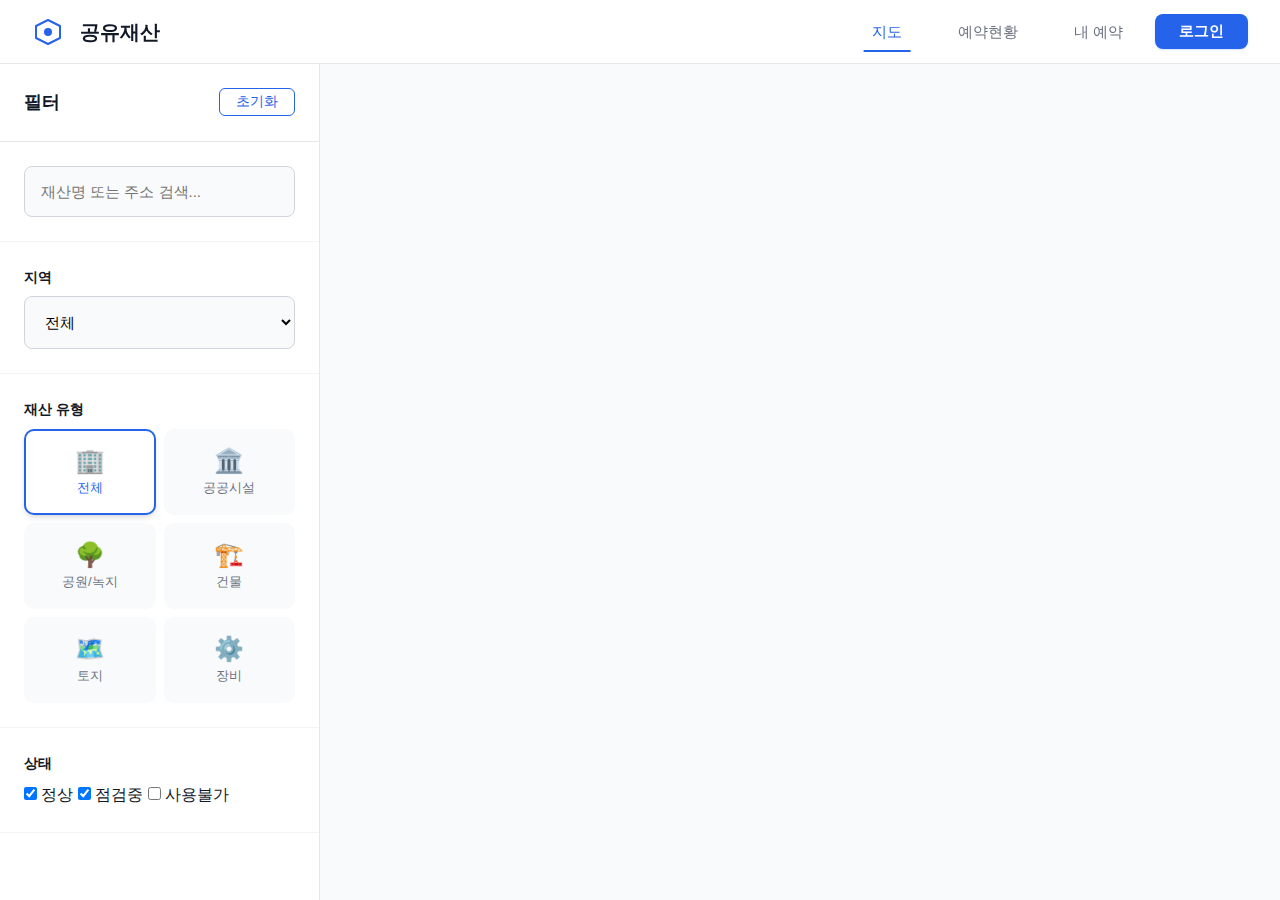
<file: index.html>
<!DOCTYPE html>
<html lang="ko">
<head>
    <meta charset="UTF-8">
    <meta name="viewport" content="width=device-width, initial-scale=1.0, maximum-scale=1.0, user-scalable=no">
    <title>공유재산 관리 플랫폼</title>
    <link rel="stylesheet" href="assets/css/style.css">
    <link rel="stylesheet" href="assets/css/mobile.css">
    <link rel="stylesheet" href="assets/css/modal.css">

</head>
<body>
    <!-- 모바일 오버레이 -->
    <div class="mobile-overlay" id="mobileOverlay"></div>

    <!-- 헤더 -->
    <header class="header">
        <div class="header-content">
            <!-- 햄버거 메뉴 버튼 (모바일) -->
            <button class="hamburger-btn" id="hamburgerBtn" aria-label="메뉴">
                <span></span>
                <span></span>
                <span></span>
            </button>
            
            <div class="logo">
                <svg width="32" height="32" viewBox="0 0 32 32" fill="none">
                    <path d="M16 4L4 10V22L16 28L28 22V10L16 4Z" stroke="currentColor" stroke-width="2" stroke-linejoin="round"/>
                    <circle cx="16" cy="16" r="4" fill="currentColor"/>
                </svg>
                <h1>공유재산</h1>
            </div>
            
            <nav class="nav desktop-nav">
                <a href="#" class="nav-link active">지도</a>
                <a href="#" class="nav-link">예약현황</a>
                <a href="#" class="nav-link">내 예약</a>
                <button class="btn-login">로그인</button>
            </nav>
            
            <!-- 모바일 로그인 버튼 -->
            <button class="btn-login mobile-login">로그인</button>
        </div>
    </header>

    <!-- 메인 컨텐츠 -->
    <main class="main-container">
        <!-- 필터 패널 (사이드바) -->
        <aside class="filter-panel" id="filterPanel">
            <!-- 모바일 메뉴 헤더 -->
            <div class="mobile-menu-header">
                <h2>메뉴</h2>
                <button class="btn-close-menu" id="btnCloseMenu" aria-label="닫기">
                    <svg width="24" height="24" viewBox="0 0 24 24" fill="none" stroke="currentColor" stroke-width="2">
                        <line x1="18" y1="6" x2="6" y2="18"></line>
                        <line x1="6" y1="6" x2="18" y2="18"></line>
                    </svg>
                </button>
            </div>

            <!-- 모바일 네비게이션 -->
            <nav class="mobile-nav">
                <a href="#" class="mobile-nav-link active">
                    <span>🗺️</span>
                    <span>지도</span>
                </a>
                <a href="#" class="mobile-nav-link">
                    <span>📅</span>
                    <span>예약현황</span>
                </a>
                <a href="#" class="mobile-nav-link">
                    <span>📋</span>
                    <span>내 예약</span>
                </a>
                <a href="admin/login.php" class="mobile-nav-link">
                    <span>⚙️</span>
                    <span>관리자</span>
                </a>
            </nav>

            <div class="filter-divider"></div>

            <div class="filter-header">
                <h2>필터</h2>
                <button class="btn-reset" id="btnReset">초기화</button>
            </div>

            <!-- 검색 -->
            <div class="filter-section">
                <input type="text" class="search-input" id="searchInput" placeholder="재산명 또는 주소 검색...">
            </div>

            <!-- 지역 필터 -->
            <div class="filter-section">
                <label class="filter-label">지역</label>
                <select class="filter-select" id="regionFilter">
                    <option value="">전체</option>
                    <option value="용당1동">용당1동</option>
                    <option value="용당2동">용당2동</option>
                    <option value="연동">연동</option>
                    <option value="산정동">산정동</option>
                    <option value="연산동">연산동</option>
                    <option value="원산동">원산동</option>
                    <option value="대성동">대성동</option>
                    <option value="목원동">목원동</option>
                    <option value="동명동">동명동</option>
                    <option value="삼학동">삼학동</option>
                    <option value="만호동">만호동</option>
                    <option value="유달동">유달동</option>
                    <option value="죽교동">죽교동</option>
                    <option value="북항동">북항동</option>
                    <option value="용해동">용해동</option>
                    <option value="이로동">이로동</option>
                    <option value="상동">상동</option>
                    <option value="하당동">하당동</option>
                    <option value="신흥동">신흥동</option>
                    <option value="삼향동">삼향동</option>
                    <option value="옥암동">옥암동</option>
                    <option value="부흥동">부흥동</option>
                    <option value="부주동">부주동</option>
                </select>
            </div>

            <!-- 카테고리 필터 -->
            <div class="filter-section">
                <label class="filter-label">재산 유형</label>
                <div class="category-grid">
                    <button class="category-btn active" data-category="">
                        <span class="category-icon">🏢</span>
                        <span>전체</span>
                    </button>
                    <button class="category-btn" data-category="시설">
                        <span class="category-icon">🏛️</span>
                        <span>공공시설</span>
                    </button>
                    <button class="category-btn" data-category="공원">
                        <span class="category-icon">🌳</span>
                        <span>공원/녹지</span>
                    </button>
                    <button class="category-btn" data-category="건물">
                        <span class="category-icon">🏗️</span>
                        <span>건물</span>
                    </button>
                    <button class="category-btn" data-category="토지">
                        <span class="category-icon">🗺️</span>
                        <span>토지</span>
                    </button>
                    <button class="category-btn" data-category="장비">
                        <span class="category-icon">⚙️</span>
                        <span>장비</span>
                    </button>
                </div>
            </div>

            <!-- 상태 필터 -->
            <div class="filter-section">
                <label class="filter-label">상태</label>
                <div class="status-chips">
                    <label class="chip">
                        <input type="checkbox" id="statusNormal" checked>
                        <span class="chip-label">정상</span>
                    </label>
                    <label class="chip">
                        <input type="checkbox" id="statusMaintenance" checked>
                        <span class="chip-label">점검중</span>
                    </label>
                    <label class="chip">
                        <input type="checkbox" id="statusUnavailable">
                        <span class="chip-label">사용불가</span>
                    </label>
                </div>
            </div>

            <!-- 재산 목록 (모바일용) -->
            <div class="filter-section mobile-asset-list" id="mobileAssetList">
                <label class="filter-label">재산 목록 <span class="count" id="assetCount">(0)</span></label>
                <div class="asset-list-container" id="assetListContainer">
                    <!-- JavaScript로 동적 생성 -->
                </div>
            </div>

            <!-- 필터 적용 버튼 (모바일) -->
            <div class="mobile-filter-actions">
                <button class="btn-apply-filter" id="btnApplyFilter">필터 적용</button>
            </div>
        </aside>

        <!-- 지도 영역 -->
        <div class="map-container">
            <div id="map" class="map"></div>
            
            <!-- 모바일 필터 버튼 -->
            <button class="floating-filter-btn" id="floatingFilterBtn">
                <svg width="20" height="20" viewBox="0 0 20 20" fill="currentColor">
                    <path d="M3 3h14M3 7h10M3 11h6M3 15h8"></path>
                </svg>
                <span>필터</span>
            </button>

            <!-- 재산 상세 정보 카드 -->
            <div class="asset-detail-card" id="assetDetailCard" style="display: none;">
                <button class="btn-close-card" id="btnCloseCard">✕</button>
                <div id="assetDetailContent">
                    <!-- JavaScript로 동적 생성 -->
                </div>
            </div>
        </div>
    </main>

    <!-- 카카오맵 API -->
    <script type="text/javascript" src="//dapi.kakao.com/v2/maps/sdk.js?appkey=257fdd3647dd6abdb05eae8681106514&libraries=clusterer,services"></script>
  
    <!-- JavaScript 파일들 -->
    <script src="assets/js/config.js"></script>
    <script src="assets/js/api.js"></script>
    <script src="assets/js/map.js"></script>
    <script src="assets/js/ui.js"></script>
    <script src="assets/js/mobile.js"></script>
    <script src="assets/js/main.js"></script>
	<script src="assets/js/gallery.js"></script>

</body>
</html>
</file>
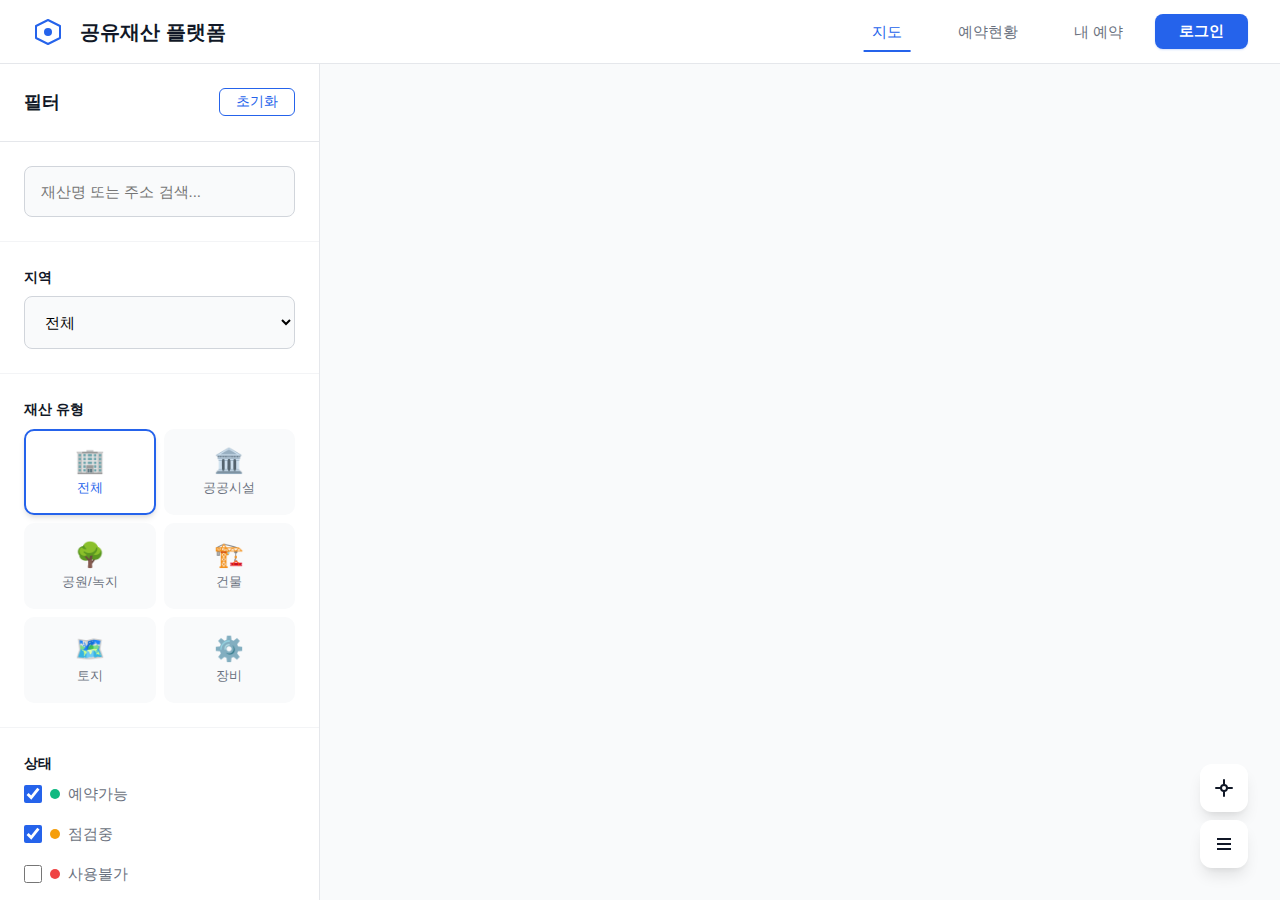
<file: index_old.html>
<!DOCTYPE html>
<html lang="ko">
<head>
    <meta charset="UTF-8">
    <meta name="viewport" content="width=device-width, initial-scale=1.0">
    <title>공유재산 관리 플랫폼</title>
    <link rel="stylesheet" href="assets/css/style.css">
</head>
<body>
    <!-- 헤더 -->
    <header class="header">
        <div class="header-content">
            <div class="logo">
                <svg width="32" height="32" viewBox="0 0 32 32" fill="none">
                    <path d="M16 4L4 10V22L16 28L28 22V10L16 4Z" stroke="currentColor" stroke-width="2" stroke-linejoin="round"/>
                    <circle cx="16" cy="16" r="4" fill="currentColor"/>
                </svg>
                <h1>공유재산 플랫폼</h1>
            </div>
            <nav class="nav">
                <a href="#" class="nav-link active">지도</a>
                <a href="#" class="nav-link">예약현황</a>
                <a href="#" class="nav-link">내 예약</a>
                <button class="btn-login">로그인</button>
            </nav>
        </div>
    </header>

    <!-- 메인 컨텐츠 -->
    <main class="main-container">
        <!-- 필터 패널 -->
        <aside class="filter-panel" id="filterPanel">
            <div class="filter-header">
                <h2>필터</h2>
                <button class="btn-reset" id="btnReset">초기화</button>
            </div>

            <!-- 검색 -->
            <div class="filter-section">
                <input type="text" class="search-input" id="searchInput" placeholder="재산명 또는 주소 검색...">
            </div>

            <!-- 지역 필터 -->
            <div class="filter-section">
                <label class="filter-label">지역</label>
                <select class="filter-select" id="regionFilter">
                    <option value="">전체</option>
                    <option value="강남구">강남구</option>
                    <option value="강동구">강동구</option>
                    <option value="강북구">강북구</option>
                    <option value="강서구">강서구</option>
                    <option value="관악구">관악구</option>
                </select>
            </div>

            <!-- 카테고리 필터 -->
            <div class="filter-section">
                <label class="filter-label">재산 유형</label>
                <div class="category-grid">
                    <button class="category-btn active" data-category="">
                        <span class="category-icon">🏢</span>
                        <span>전체</span>
                    </button>
                    <button class="category-btn" data-category="시설">
                        <span class="category-icon">🏛️</span>
                        <span>공공시설</span>
                    </button>
                    <button class="category-btn" data-category="공원">
                        <span class="category-icon">🌳</span>
                        <span>공원/녹지</span>
                    </button>
                    <button class="category-btn" data-category="건물">
                        <span class="category-icon">🏗️</span>
                        <span>건물</span>
                    </button>
                    <button class="category-btn" data-category="토지">
                        <span class="category-icon">🗺️</span>
                        <span>토지</span>
                    </button>
                    <button class="category-btn" data-category="장비">
                        <span class="category-icon">⚙️</span>
                        <span>장비</span>
                    </button>
                </div>
            </div>

            <!-- 상태 필터 -->
            <div class="filter-section">
                <label class="filter-label">상태</label>
                <div class="status-checkboxes">
                    <label class="checkbox-label">
                        <input type="checkbox" checked value="정상">
                        <span class="status-dot status-normal"></span>
                        <span>예약가능</span>
                    </label>
                    <label class="checkbox-label">
                        <input type="checkbox" checked value="점검중">
                        <span class="status-dot status-maintenance"></span>
                        <span>점검중</span>
                    </label>
                    <label class="checkbox-label">
                        <input type="checkbox" value="사용불가">
                        <span class="status-dot status-unavailable"></span>
                        <span>사용불가</span>
                    </label>
                </div>
            </div>

            <!-- 결과 요약 -->
            <div class="filter-summary">
                <div class="result-count">
                    <span class="count-number" id="resultCount">0</span>
                    <span class="count-label">개의 재산</span>
                </div>
            </div>
        </aside>

        <!-- 지도 영역 -->
        <div class="map-container">
            <div id="map" class="map"></div>
            
            <!-- 지도 컨트롤 -->
            <div class="map-controls">
                <button class="map-btn" id="btnMyLocation" title="내 위치">
                    <svg width="20" height="20" viewBox="0 0 20 20" fill="none">
                        <circle cx="10" cy="10" r="3" stroke="currentColor" stroke-width="2"/>
                        <path d="M10 2V6M10 14V18M2 10H6M14 10H18" stroke="currentColor" stroke-width="2" stroke-linecap="round"/>
                    </svg>
                </button>
                <button class="map-btn" id="btnToggleList" title="목록 보기">
                    <svg width="20" height="20" viewBox="0 0 20 20" fill="none">
                        <rect x="3" y="4" width="14" height="2" fill="currentColor"/>
                        <rect x="3" y="9" width="14" height="2" fill="currentColor"/>
                        <rect x="3" y="14" width="14" height="2" fill="currentColor"/>
                    </svg>
                </button>
            </div>
        </div>

        <!-- 목록 패널 -->
        <aside class="list-panel" id="listPanel">
            <div class="list-header">
                <h2>재산 목록</h2>
                <button class="btn-close" id="btnCloseList">✕</button>
            </div>
            <div class="list-content" id="listContent">
                <!-- 동적으로 생성됨 -->
            </div>
        </aside>
    </main>

    <!-- 상세 모달 -->
    <div class="modal" id="detailModal">
        <div class="modal-overlay" id="modalOverlay"></div>
        <div class="modal-content">
            <button class="modal-close" id="btnCloseModal">✕</button>
            <div class="modal-body" id="modalBody">
                <!-- 동적으로 생성됨 -->
            </div>
        </div>
    </div>

    <!-- 로딩 스피너 -->
    <div class="loading" id="loading">
        <div class="spinner"></div>
    </div>

    <!-- 카카오맵 API -->
    <script type="text/javascript" src="//dapi.kakao.com/v2/maps/sdk.js?appkey=257fdd3647dd6abdb05eae8681106514&libraries=clusterer,services"></script>
    <script src="assets/js/config.js"></script>
    <script src="assets/js/map.js"></script>
    <script src="assets/js/ui.js"></script>
    <script src="assets/js/api.js"></script>
    <script src="assets/js/mobile.js"></script>
    <script src="assets/js/main.js"></script>
</body>
</html>
</file>
<file: assets/css/style.css>
/* ================================================
   공유재산 관리 플랫폼 - 메인 스타일시트
   ================================================ */

@import url('https://fonts.googleapis.com/css2?family=Pretendard:wght@400;500;600;700&family=JetBrains+Mono:wght@400;500&display=swap');

:root {
    /* 색상 시스템 */
    --primary: #2563eb;
    --primary-dark: #1e40af;
    --primary-light: #3b82f6;
    --secondary: #10b981;
    --accent: #f59e0b;
    
    /* 상태 색상 */
    --success: #10b981;
    --warning: #f59e0b;
    --danger: #ef4444;
    --info: #3b82f6;
    
    /* 중립 색상 */
    --gray-50: #f9fafb;
    --gray-100: #f3f4f6;
    --gray-200: #e5e7eb;
    --gray-300: #d1d5db;
    --gray-400: #9ca3af;
    --gray-500: #6b7280;
    --gray-600: #4b5563;
    --gray-700: #374151;
    --gray-800: #1f2937;
    --gray-900: #111827;
    
    /* 배경 */
    --bg-primary: #ffffff;
    --bg-secondary: #f9fafb;
    --bg-tertiary: #f3f4f6;
    
    /* 텍스트 */
    --text-primary: #111827;
    --text-secondary: #6b7280;
    --text-tertiary: #9ca3af;
    
    /* 그림자 */
    --shadow-sm: 0 1px 2px 0 rgba(0, 0, 0, 0.05);
    --shadow: 0 1px 3px 0 rgba(0, 0, 0, 0.1), 0 1px 2px 0 rgba(0, 0, 0, 0.06);
    --shadow-md: 0 4px 6px -1px rgba(0, 0, 0, 0.1), 0 2px 4px -1px rgba(0, 0, 0, 0.06);
    --shadow-lg: 0 10px 15px -3px rgba(0, 0, 0, 0.1), 0 4px 6px -2px rgba(0, 0, 0, 0.05);
    --shadow-xl: 0 20px 25px -5px rgba(0, 0, 0, 0.1), 0 10px 10px -5px rgba(0, 0, 0, 0.04);
    
    /* 간격 */
    --spacing-xs: 0.25rem;
    --spacing-sm: 0.5rem;
    --spacing-md: 1rem;
    --spacing-lg: 1.5rem;
    --spacing-xl: 2rem;
    --spacing-2xl: 3rem;
    
    /* 애니메이션 */
    --transition-fast: 150ms cubic-bezier(0.4, 0, 0.2, 1);
    --transition-base: 250ms cubic-bezier(0.4, 0, 0.2, 1);
    --transition-slow: 350ms cubic-bezier(0.4, 0, 0.2, 1);
    
    /* 레이아웃 */
    --header-height: 64px;
    --filter-width: 320px;
    --list-width: 400px;
}

/* ================================================
   기본 스타일
   ================================================ */

* {
    margin: 0;
    padding: 0;
    box-sizing: border-box;
}

html {
    font-size: 16px;
    -webkit-font-smoothing: antialiased;
    -moz-osx-font-smoothing: grayscale;
}

body {
    font-family: 'Pretendard', -apple-system, BlinkMacSystemFont, 'Segoe UI', sans-serif;
    color: var(--text-primary);
    background: var(--bg-secondary);
    line-height: 1.6;
    overflow: hidden;
}

/* ================================================
   헤더
   ================================================ */

.header {
    position: fixed;
    top: 0;
    left: 0;
    right: 0;
    height: var(--header-height);
    background: var(--bg-primary);
    border-bottom: 1px solid var(--gray-200);
    z-index: 1000;
    animation: slideDown 0.5s cubic-bezier(0.16, 1, 0.3, 1);
}

@keyframes slideDown {
    from {
        transform: translateY(-100%);
        opacity: 0;
    }
    to {
        transform: translateY(0);
        opacity: 1;
    }
}

.header-content {
    height: 100%;
    max-width: 100%;
    padding: 0 var(--spacing-xl);
    display: flex;
    align-items: center;
    justify-content: space-between;
}

.logo {
    display: flex;
    align-items: center;
    gap: var(--spacing-md);
    color: var(--primary);
    animation: fadeIn 0.6s cubic-bezier(0.16, 1, 0.3, 1) 0.1s both;
}

.logo svg {
    animation: rotate 20s linear infinite;
}

@keyframes rotate {
    from { transform: rotate(0deg); }
    to { transform: rotate(360deg); }
}

.logo h1 {
    font-size: 1.25rem;
    font-weight: 700;
    color: var(--text-primary);
}

.nav {
    display: flex;
    align-items: center;
    gap: var(--spacing-sm);
    animation: fadeIn 0.6s cubic-bezier(0.16, 1, 0.3, 1) 0.2s both;
}

.nav-link {
    padding: var(--spacing-sm) var(--spacing-lg);
    text-decoration: none;
    color: var(--text-secondary);
    font-weight: 500;
    font-size: 0.9375rem;
    border-radius: 8px;
    transition: all var(--transition-fast);
    position: relative;
}

.nav-link::after {
    content: '';
    position: absolute;
    bottom: 0;
    left: 50%;
    width: 0;
    height: 2px;
    background: var(--primary);
    transform: translateX(-50%);
    transition: width var(--transition-base);
}

.nav-link:hover {
    color: var(--text-primary);
    background: var(--gray-100);
}

.nav-link.active {
    color: var(--primary);
}

.nav-link.active::after {
    width: 60%;
}

.btn-login {
    padding: var(--spacing-sm) var(--spacing-lg);
    background: var(--primary);
    color: white;
    border: none;
    border-radius: 8px;
    font-weight: 600;
    font-size: 0.9375rem;
    cursor: pointer;
    transition: all var(--transition-base);
    box-shadow: 0 1px 2px rgba(37, 99, 235, 0.2);
}

.btn-login:hover {
    background: var(--primary-dark);
    transform: translateY(-1px);
    box-shadow: 0 4px 8px rgba(37, 99, 235, 0.3);
}

.btn-login:active {
    transform: translateY(0);
}

/* ================================================
   메인 컨테이너
   ================================================ */

.main-container {
    position: fixed;
    top: var(--header-height);
    left: 0;
    right: 0;
    bottom: 0;
    display: flex;
}

/* ================================================
   필터 패널
   ================================================ */

.filter-panel {
    width: var(--filter-width);
    background: var(--bg-primary);
    border-right: 1px solid var(--gray-200);
    overflow-y: auto;
    animation: slideInLeft 0.5s cubic-bezier(0.16, 1, 0.3, 1) 0.1s both;
}

@keyframes slideInLeft {
    from {
        transform: translateX(-100%);
        opacity: 0;
    }
    to {
        transform: translateX(0);
        opacity: 1;
    }
}

.filter-header {
    padding: var(--spacing-lg);
    border-bottom: 1px solid var(--gray-200);
    display: flex;
    justify-content: space-between;
    align-items: center;
    position: sticky;
    top: 0;
    background: var(--bg-primary);
    z-index: 10;
}

.filter-header h2 {
    font-size: 1.125rem;
    font-weight: 700;
    color: var(--text-primary);
}

.btn-reset {
    padding: var(--spacing-xs) var(--spacing-md);
    background: transparent;
    color: var(--primary);
    border: 1px solid var(--primary);
    border-radius: 6px;
    font-size: 0.875rem;
    font-weight: 500;
    cursor: pointer;
    transition: all var(--transition-fast);
}

.btn-reset:hover {
    background: var(--primary);
    color: white;
}

.filter-section {
    padding: var(--spacing-lg);
    border-bottom: 1px solid var(--gray-100);
    animation: fadeIn 0.5s ease-out;
}

.filter-label {
    display: block;
    font-size: 0.875rem;
    font-weight: 600;
    color: var(--text-primary);
    margin-bottom: var(--spacing-sm);
}

.search-input {
    width: 100%;
    padding: var(--spacing-md);
    border: 1px solid var(--gray-300);
    border-radius: 8px;
    font-size: 0.9375rem;
    transition: all var(--transition-fast);
    background: var(--bg-secondary);
}

.search-input:focus {
    outline: none;
    border-color: var(--primary);
    background: white;
    box-shadow: 0 0 0 3px rgba(37, 99, 235, 0.1);
}

.filter-select {
    width: 100%;
    padding: var(--spacing-md);
    border: 1px solid var(--gray-300);
    border-radius: 8px;
    font-size: 0.9375rem;
    background: var(--bg-secondary);
    cursor: pointer;
    transition: all var(--transition-fast);
}

.filter-select:focus {
    outline: none;
    border-color: var(--primary);
    background: white;
    box-shadow: 0 0 0 3px rgba(37, 99, 235, 0.1);
}

.category-grid {
    display: grid;
    grid-template-columns: repeat(2, 1fr);
    gap: var(--spacing-sm);
}

.category-btn {
    padding: var(--spacing-md);
    background: var(--bg-secondary);
    border: 2px solid transparent;
    border-radius: 10px;
    cursor: pointer;
    transition: all var(--transition-base);
    display: flex;
    flex-direction: column;
    align-items: center;
    gap: var(--spacing-xs);
    font-size: 0.8125rem;
    font-weight: 500;
    color: var(--text-secondary);
}

.category-btn:hover {
    background: var(--gray-100);
    transform: translateY(-2px);
    box-shadow: var(--shadow-md);
}

.category-btn.active {
    background: white;
    border-color: var(--primary);
    color: var(--primary);
    box-shadow: var(--shadow-md);
}

.category-icon {
    font-size: 1.5rem;
}

.status-checkboxes {
    display: flex;
    flex-direction: column;
    gap: var(--spacing-md);
}

.checkbox-label {
    display: flex;
    align-items: center;
    gap: var(--spacing-sm);
    font-size: 0.9375rem;
    color: var(--text-secondary);
    cursor: pointer;
    transition: color var(--transition-fast);
}

.checkbox-label:hover {
    color: var(--text-primary);
}

.checkbox-label input[type="checkbox"] {
    width: 18px;
    height: 18px;
    cursor: pointer;
    accent-color: var(--primary);
}

.status-dot {
    width: 10px;
    height: 10px;
    border-radius: 50%;
}

.status-normal {
    background: var(--success);
}

.status-maintenance {
    background: var(--warning);
}

.status-unavailable {
    background: var(--danger);
}

.filter-summary {
    padding: var(--spacing-lg);
    background: linear-gradient(135deg, var(--primary) 0%, var(--primary-dark) 100%);
    color: white;
}

.result-count {
    display: flex;
    align-items: baseline;
    gap: var(--spacing-sm);
}

.count-number {
    font-size: 2rem;
    font-weight: 700;
    font-family: 'JetBrains Mono', monospace;
}

.count-label {
    font-size: 1rem;
    opacity: 0.9;
}

/* ================================================
   지도 영역
   ================================================ */

.map-container {
    flex: 1;
    position: relative;
    animation: fadeIn 0.6s cubic-bezier(0.16, 1, 0.3, 1) 0.2s both;
}

.map {
    width: 100%;
    height: 100%;
}

.map-controls {
    position: absolute;
    bottom: var(--spacing-xl);
    right: var(--spacing-xl);
    display: flex;
    flex-direction: column;
    gap: var(--spacing-sm);
    animation: slideInRight 0.5s cubic-bezier(0.16, 1, 0.3, 1) 0.4s both;
}

@keyframes slideInRight {
    from {
        transform: translateX(100px);
        opacity: 0;
    }
    to {
        transform: translateX(0);
        opacity: 1;
    }
}

.map-btn {
    width: 48px;
    height: 48px;
    background: white;
    border: none;
    border-radius: 12px;
    box-shadow: var(--shadow-lg);
    cursor: pointer;
    display: flex;
    align-items: center;
    justify-content: center;
    color: var(--text-primary);
    transition: all var(--transition-base);
}

.map-btn:hover {
    background: var(--primary);
    color: white;
    transform: translateY(-2px);
    box-shadow: var(--shadow-xl);
}

.map-btn:active {
    transform: translateY(0);
}

/* ================================================
   목록 패널
   ================================================ */

.list-panel {
    position: absolute;
    top: 0;
    right: 0;
    bottom: 0;
    width: var(--list-width);
    background: white;
    border-left: 1px solid var(--gray-200);
    transform: translateX(100%);
    transition: transform var(--transition-slow);
    z-index: 100;
    display: flex;
    flex-direction: column;
}

.list-panel.active {
    transform: translateX(0);
    box-shadow: var(--shadow-xl);
}

.list-header {
    padding: var(--spacing-lg);
    border-bottom: 1px solid var(--gray-200);
    display: flex;
    justify-content: space-between;
    align-items: center;
}

.list-header h2 {
    font-size: 1.125rem;
    font-weight: 700;
}

.btn-close {
    width: 32px;
    height: 32px;
    background: transparent;
    border: none;
    border-radius: 6px;
    cursor: pointer;
    display: flex;
    align-items: center;
    justify-content: center;
    font-size: 1.25rem;
    color: var(--text-secondary);
    transition: all var(--transition-fast);
}

.btn-close:hover {
    background: var(--gray-100);
    color: var(--text-primary);
}

.list-content {
    flex: 1;
    overflow-y: auto;
    padding: var(--spacing-md);
}

.asset-card {
    background: white;
    border: 1px solid var(--gray-200);
    border-radius: 12px;
    padding: var(--spacing-lg);
    margin-bottom: var(--spacing-md);
    cursor: pointer;
    transition: all var(--transition-base);
    animation: slideUp 0.4s cubic-bezier(0.16, 1, 0.3, 1);
}

@keyframes slideUp {
    from {
        transform: translateY(20px);
        opacity: 0;
    }
    to {
        transform: translateY(0);
        opacity: 1;
    }
}

.asset-card:hover {
    transform: translateY(-4px);
    box-shadow: var(--shadow-lg);
    border-color: var(--primary);
}

.asset-card-header {
    display: flex;
    justify-content: space-between;
    align-items: start;
    margin-bottom: var(--spacing-md);
}

.asset-title {
    font-size: 1rem;
    font-weight: 600;
    color: var(--text-primary);
    margin-bottom: var(--spacing-xs);
}

.asset-category {
    font-size: 0.8125rem;
    color: var(--text-tertiary);
}

.asset-status {
    padding: var(--spacing-xs) var(--spacing-sm);
    border-radius: 6px;
    font-size: 0.75rem;
    font-weight: 600;
}

.asset-status.normal {
    background: #d1fae5;
    color: #065f46;
}

.asset-status.maintenance {
    background: #fef3c7;
    color: #92400e;
}

.asset-status.unavailable {
    background: #fee2e2;
    color: #991b1b;
}

.asset-info {
    display: flex;
    flex-direction: column;
    gap: var(--spacing-xs);
    color: var(--text-secondary);
    font-size: 0.875rem;
}

/* ================================================
   모달
   ================================================ */

.modal {
    position: fixed;
    top: 0;
    left: 0;
    right: 0;
    bottom: 0;
    z-index: 2000;
    display: none;
    align-items: center;
    justify-content: center;
    padding: var(--spacing-xl);
}

.modal.active {
    display: flex;
}

.modal-overlay {
    position: absolute;
    top: 0;
    left: 0;
    right: 0;
    bottom: 0;
    background: rgba(0, 0, 0, 0.5);
    backdrop-filter: blur(4px);
    animation: fadeIn 0.3s ease-out;
}

@keyframes fadeIn {
    from { opacity: 0; }
    to { opacity: 1; }
}

.modal-content {
    position: relative;
    width: 100%;
    max-width: 800px;
    max-height: 90vh;
    background: white;
    border-radius: 16px;
    box-shadow: var(--shadow-xl);
    overflow: hidden;
    animation: modalSlideUp 0.4s cubic-bezier(0.16, 1, 0.3, 1);
}

@keyframes modalSlideUp {
    from {
        transform: translateY(50px);
        opacity: 0;
    }
    to {
        transform: translateY(0);
        opacity: 1;
    }
}

.modal-close {
    position: absolute;
    top: var(--spacing-lg);
    right: var(--spacing-lg);
    width: 40px;
    height: 40px;
    background: white;
    border: none;
    border-radius: 50%;
    box-shadow: var(--shadow-md);
    cursor: pointer;
    display: flex;
    align-items: center;
    justify-content: center;
    font-size: 1.5rem;
    color: var(--text-secondary);
    z-index: 10;
    transition: all var(--transition-fast);
}

.modal-close:hover {
    background: var(--danger);
    color: white;
    transform: rotate(90deg);
}

.modal-body {
    overflow-y: auto;
    max-height: 90vh;
}

/* ================================================
   로딩 스피너
   ================================================ */

.loading {
    position: fixed;
    top: 0;
    left: 0;
    right: 0;
    bottom: 0;
    background: rgba(255, 255, 255, 0.9);
    backdrop-filter: blur(4px);
    display: none;
    align-items: center;
    justify-content: center;
    z-index: 3000;
}

.loading.active {
    display: flex;
}

.spinner {
    width: 48px;
    height: 48px;
    border: 4px solid var(--gray-200);
    border-top-color: var(--primary);
    border-radius: 50%;
    animation: spin 0.8s linear infinite;
}

@keyframes spin {
    to { transform: rotate(360deg); }
}

/* ================================================
   반응형
   ================================================ */

@media (max-width: 1024px) {
    :root {
        --filter-width: 280px;
        --list-width: 350px;
    }
}

@media (max-width: 768px) {
    .filter-panel {
        position: absolute;
        left: 0;
        top: 0;
        bottom: 0;
        transform: translateX(-100%);
        transition: transform var(--transition-slow);
        z-index: 200;
    }
    
    .filter-panel.active {
        transform: translateX(0);
        box-shadow: var(--shadow-xl);
    }
    
    .nav-link {
        display: none;
    }
    
    .nav-link.active {
        display: block;
    }
}
</file>
<file: assets/css/mobile.css>
/* ================================================
   모바일 최적화 스타일
   ================================================ */

/* 기본 반응형 설정 */
@media (max-width: 768px) {
    body {
        overflow-x: hidden;
    }

    /* ========== 햄버거 메뉴 버튼 ========== */
    .hamburger-btn {
        display: flex;
        flex-direction: column;
        justify-content: space-around;
        width: 28px;
        height: 24px;
        background: transparent;
        border: none;
        cursor: pointer;
        padding: 0;
        z-index: 1100;
        transition: transform 0.3s ease;
    }

    .hamburger-btn span {
        width: 100%;
        height: 3px;
        background-color: #2d3748;
        border-radius: 2px;
        transition: all 0.3s ease;
        transform-origin: center;
    }

    .hamburger-btn.active span:nth-child(1) {
        transform: translateY(7px) rotate(45deg);
    }

    .hamburger-btn.active span:nth-child(2) {
        opacity: 0;
    }

    .hamburger-btn.active span:nth-child(3) {
        transform: translateY(-7px) rotate(-45deg);
    }

    /* ========== 헤더 ========== */
    .header-content {
        padding: 0 16px;
        justify-content: space-between;
    }

    .logo h1 {
        font-size: 16px;
    }

    .logo svg {
        width: 24px;
        height: 24px;
    }

    /* 데스크톱 네비게이션 숨기기 */
    .desktop-nav {
        display: none;
    }

    /* 모바일 로그인 버튼 */
    .mobile-login {
        display: block;
        padding: 8px 16px;
        font-size: 14px;
    }

    /* ========== 모바일 오버레이 ========== */
    .mobile-overlay {
        position: fixed;
        top: 0;
        left: 0;
        width: 100%;
        height: 100%;
        background-color: rgba(0, 0, 0, 0.5);
        opacity: 0;
        visibility: hidden;
        transition: opacity 0.3s ease, visibility 0.3s ease;
        z-index: 1000;
    }

    .mobile-overlay.active {
        opacity: 1;
        visibility: visible;
    }

    /* ========== 필터 패널 (사이드바) ========== */
    .filter-panel {
        position: fixed;
        top: 0;
        left: -320px;
        width: 320px;
        max-width: 85vw;
        height: 100vh;
        background: white;
        box-shadow: 4px 0 10px rgba(0, 0, 0, 0.1);
        transition: left 0.3s ease;
        z-index: 1001;
        overflow-y: auto;
        -webkit-overflow-scrolling: touch;
    }

    .filter-panel.active {
        left: 0;
    }

    /* 모바일 메뉴 헤더 */
    .mobile-menu-header {
        display: flex;
        justify-content: space-between;
        align-items: center;
        padding: 16px 20px;
        border-bottom: 1px solid #e2e8f0;
        background: #f7fafc;
    }

    .mobile-menu-header h2 {
        font-size: 18px;
        font-weight: 600;
        color: #2d3748;
        margin: 0;
    }

    .btn-close-menu {
        background: none;
        border: none;
        padding: 4px;
        cursor: pointer;
        color: #718096;
        transition: color 0.2s;
    }

    .btn-close-menu:hover {
        color: #2d3748;
    }

    /* 모바일 네비게이션 */
    .mobile-nav {
        display: block;
        padding: 8px 0;
    }

    .mobile-nav-link {
        display: flex;
        align-items: center;
        gap: 12px;
        padding: 14px 20px;
        color: #4a5568;
        text-decoration: none;
        font-size: 15px;
        transition: background-color 0.2s;
    }

    .mobile-nav-link span:first-child {
        font-size: 20px;
    }

    .mobile-nav-link:hover,
    .mobile-nav-link.active {
        background-color: #edf2f7;
        color: #2d3748;
    }

    .filter-divider {
        height: 8px;
        background-color: #f7fafc;
        margin: 8px 0;
    }

    /* 필터 섹션 */
    .filter-header {
        padding: 16px 20px 12px;
    }

    .filter-header h2 {
        font-size: 16px;
    }

    .filter-section {
        padding: 12px 20px;
    }

    .filter-label {
        font-size: 14px;
        margin-bottom: 8px;
    }

    /* 카테고리 버튼 */
    .category-grid {
        grid-template-columns: repeat(2, 1fr);
        gap: 8px;
    }

    .category-btn {
        padding: 12px 8px;
        font-size: 13px;
    }

    .category-icon {
        font-size: 20px;
    }

    /* 모바일 재산 목록 */
    .mobile-asset-list {
        display: block;
        max-height: 300px;
        overflow-y: auto;
    }

    .asset-list-container {
        display: flex;
        flex-direction: column;
        gap: 8px;
    }

    .asset-list-item {
        padding: 12px;
        background: #f7fafc;
        border-radius: 8px;
        cursor: pointer;
        transition: background-color 0.2s;
    }

    .asset-list-item:active {
        background-color: #edf2f7;
    }

    .asset-list-item h4 {
        font-size: 14px;
        font-weight: 600;
        color: #2d3748;
        margin: 0 0 4px 0;
    }

    .asset-list-item p {
        font-size: 12px;
        color: #718096;
        margin: 0;
    }

    /* 필터 적용 버튼 */
    .mobile-filter-actions {
        display: block;
        padding: 16px 20px;
        border-top: 1px solid #e2e8f0;
        position: sticky;
        bottom: 0;
        background: white;
    }

    .btn-apply-filter {
        width: 100%;
        padding: 14px;
        background: linear-gradient(135deg, #667eea 0%, #764ba2 100%);
        color: white;
        border: none;
        border-radius: 10px;
        font-size: 15px;
        font-weight: 600;
        cursor: pointer;
        transition: transform 0.2s;
    }

    .btn-apply-filter:active {
        transform: scale(0.98);
    }

    /* ========== 지도 영역 ========== */
    .map-container {
        width: 100%;
        height: calc(100vh - 60px);
    }

    #map {
        width: 100%;
        height: 100%;
    }

    /* 플로팅 필터 버튼 */
    .floating-filter-btn {
        display: flex;
        align-items: center;
        gap: 8px;
        position: absolute;
        top: 16px;
        left: 16px;
        padding: 12px 16px;
        background: white;
        border: none;
        border-radius: 25px;
        box-shadow: 0 4px 12px rgba(0, 0, 0, 0.15);
        font-size: 14px;
        font-weight: 500;
        color: #2d3748;
        cursor: pointer;
        z-index: 100;
        transition: all 0.2s;
    }

    .floating-filter-btn:active {
        transform: scale(0.95);
    }

    /* 재산 상세 카드 */
    .asset-detail-card {
        position: absolute;
        bottom: 0;
        left: 0;
        right: 0;
        max-height: 50vh;
        background: white;
        border-radius: 20px 20px 0 0;
        box-shadow: 0 -4px 20px rgba(0, 0, 0, 0.1);
        padding: 20px;
        overflow-y: auto;
        z-index: 200;
        transform: translateY(100%);
        transition: transform 0.3s ease;
    }

    .asset-detail-card.active {
        transform: translateY(0);
    }

    .btn-close-card {
        position: absolute;
        top: 16px;
        right: 16px;
        width: 32px;
        height: 32px;
        background: #edf2f7;
        border: none;
        border-radius: 50%;
        font-size: 18px;
        color: #718096;
        cursor: pointer;
        display: flex;
        align-items: center;
        justify-content: center;
        transition: all 0.2s;
    }

    .btn-close-card:active {
        background: #e2e8f0;
    }

    /* ========== 터치 최적화 ========== */
    button, a, .category-btn, .chip {
        -webkit-tap-highlight-color: transparent;
        touch-action: manipulation;
    }

    /* 입력 필드 */
    .search-input,
    .filter-select {
        font-size: 16px; /* iOS 자동 줌 방지 */
    }

    /* 스크롤바 숨기기 (모바일) */
    .filter-panel::-webkit-scrollbar {
        width: 0;
        display: none;
    }
}

/* ========== 태블릿 (768px ~ 1024px) ========== */
@media (min-width: 769px) and (max-width: 1024px) {
    .hamburger-btn {
        display: none;
    }

    .mobile-overlay {
        display: none;
    }

    .mobile-menu-header {
        display: none;
    }

    .mobile-nav {
        display: none;
    }

    .filter-divider {
        display: none;
    }

    .mobile-asset-list {
        display: none;
    }

    .mobile-filter-actions {
        display: none;
    }

    .floating-filter-btn {
        display: none;
    }

    .filter-panel {
        position: static;
        width: 300px;
        max-width: 300px;
        height: auto;
    }
}

/* ========== 데스크톱 (1025px 이상) ========== */
@media (min-width: 1025px) {
    .hamburger-btn {
        display: none;
    }

    .mobile-login {
        display: none;
    }

    .mobile-overlay {
        display: none;
    }

    .mobile-menu-header {
        display: none;
    }

    .mobile-nav {
        display: none;
    }

    .filter-divider {
        display: none;
    }

    .mobile-asset-list {
        display: none;
    }

    .mobile-filter-actions {
        display: none;
    }

    .floating-filter-btn {
        display: none;
    }

    .filter-panel {
        position: static;
        left: 0;
        width: 320px;
        height: auto;
    }
}

/* ========== 애니메이션 ========== */
@keyframes slideInLeft {
    from {
        transform: translateX(-100%);
    }
    to {
        transform: translateX(0);
    }
}

@keyframes fadeIn {
    from {
        opacity: 0;
    }
    to {
        opacity: 1;
    }
}

/* ========== 스와이프 제스처 지원 ========== */
.filter-panel {
    touch-action: pan-y;
}

.map {
    touch-action: pan-x pan-y;
}
</file>
<file: assets/css/modal.css>
/* ================================================
   재산 상세 모달 스타일
   ================================================ */

.asset-modal {
    position: fixed;
    top: 0;
    left: 0;
    width: 100%;
    height: 100%;
    z-index: 10000;
    display: none;
    align-items: center;
    justify-content: center;
    animation: fadeIn 0.2s ease;
}

.modal-overlay {
    position: absolute;
    top: 0;
    left: 0;
    width: 100%;
    height: 100%;
    background-color: rgba(0, 0, 0, 0.5);
    cursor: pointer;
}

.modal-content {
    position: relative;
    background: white;
    border-radius: 16px;
    width: 90%;
    max-width: 800px;
    max-height: 85vh;
    overflow-y: auto;
    box-shadow: 0 20px 60px rgba(0, 0, 0, 0.3);
    z-index: 1;
    animation: slideUp 0.3s ease;
}

.modal-close {
    position: absolute;
    top: 20px;
    right: 20px;
    width: 36px;
    height: 36px;
    background: rgba(255, 255, 255, 0.9);
    border: none;
    border-radius: 50%;
    font-size: 20px;
    color: #6b7280;
    cursor: pointer;
    display: flex;
    align-items: center;
    justify-content: center;
    transition: all 0.2s;
    z-index: 2;
    box-shadow: 0 2px 8px rgba(0, 0, 0, 0.15);
}

.modal-close:hover {
    background: white;
    color: #374151;
    transform: scale(1.1);
}

#modalBody {
    padding: 0;
}

/* ================================================
   이미지 갤러리
   ================================================ */

.asset-image-gallery {
    width: 100%;
    background: #000;
    border-radius: 16px 16px 0 0;
    overflow: hidden;
}

.main-image {
    width: 100%;
    height: 400px;
    background: #000;
    display: flex;
    align-items: center;
    justify-content: center;
    overflow: hidden;
    position: relative;
}

.main-image img {
    width: 100%;
    height: 100%;
    object-fit: cover;
    cursor: zoom-in;
    transition: transform 0.3s ease;
}

.main-image img:hover {
    transform: scale(1.05);
}

.thumbnail-list {
    display: flex;
    gap: 8px;
    padding: 12px;
    background: #1f2937;
    overflow-x: auto;
    -webkit-overflow-scrolling: touch;
}

.thumbnail {
    flex-shrink: 0;
    width: 80px;
    height: 60px;
    border-radius: 6px;
    overflow: hidden;
    cursor: pointer;
    border: 2px solid transparent;
    transition: all 0.2s;
    opacity: 0.6;
}

.thumbnail:hover {
    opacity: 1;
    transform: translateY(-2px);
}

.thumbnail.active {
    border-color: #667eea;
    opacity: 1;
}

.thumbnail img {
    width: 100%;
    height: 100%;
    object-fit: cover;
}

/* 썸네일 스크롤바 숨기기 */
.thumbnail-list::-webkit-scrollbar {
    height: 4px;
}

.thumbnail-list::-webkit-scrollbar-track {
    background: #374151;
}

.thumbnail-list::-webkit-scrollbar-thumb {
    background: #6b7280;
    border-radius: 2px;
}

/* ================================================
   이미지 라이트박스 (확대보기)
   ================================================ */

.image-lightbox {
    position: fixed;
    top: 0;
    left: 0;
    width: 100%;
    height: 100%;
    z-index: 20000;
    display: none;
    align-items: center;
    justify-content: center;
    animation: fadeIn 0.2s ease;
}

.lightbox-overlay {
    position: absolute;
    top: 0;
    left: 0;
    width: 100%;
    height: 100%;
    background-color: rgba(0, 0, 0, 0.9);
    cursor: pointer;
}

.lightbox-content {
    position: relative;
    max-width: 90%;
    max-height: 90vh;
    z-index: 1;
    animation: zoomIn 0.3s ease;
}

.lightbox-content img {
    max-width: 100%;
    max-height: 90vh;
    object-fit: contain;
    border-radius: 8px;
    box-shadow: 0 20px 60px rgba(0, 0, 0, 0.5);
}

.lightbox-close {
    position: absolute;
    top: -50px;
    right: 0;
    width: 40px;
    height: 40px;
    background: rgba(255, 255, 255, 0.1);
    border: 2px solid rgba(255, 255, 255, 0.3);
    border-radius: 50%;
    font-size: 24px;
    color: white;
    cursor: pointer;
    display: flex;
    align-items: center;
    justify-content: center;
    transition: all 0.2s;
}

.lightbox-close:hover {
    background: rgba(255, 255, 255, 0.2);
    border-color: rgba(255, 255, 255, 0.5);
    transform: rotate(90deg);
}

/* ================================================
   모달 본문
   ================================================ */

.asset-detail-header {
    display: flex;
    justify-content: space-between;
    align-items: flex-start;
    margin-bottom: 24px;
    padding: 32px 32px 20px;
    border-bottom: 2px solid #f3f4f6;
}

.asset-detail-title {
    display: flex;
    align-items: center;
    gap: 12px;
}

.asset-icon {
    font-size: 32px;
}

.asset-detail-title h2 {
    font-size: 28px;
    font-weight: 700;
    color: #1f2937;
    margin: 0;
}

.status-badge {
    padding: 6px 14px;
    border-radius: 20px;
    font-size: 13px;
    font-weight: 600;
}

.status-badge.status-normal {
    background: #d1fae5;
    color: #065f46;
}

.status-badge.status-maintenance {
    background: #fed7aa;
    color: #92400e;
}

.status-badge.status-unavailable {
    background: #fee2e2;
    color: #991b1b;
}

/* 상세 정보 본문 */
.asset-detail-body {
    padding: 0 32px 24px;
}

.detail-section {
    margin-bottom: 28px;
}

.detail-section:last-child {
    margin-bottom: 0;
}

.detail-section h3 {
    font-size: 18px;
    font-weight: 600;
    color: #374151;
    margin: 0 0 16px 0;
}

.detail-grid {
    display: grid;
    grid-template-columns: repeat(auto-fit, minmax(200px, 1fr));
    gap: 16px;
}

.detail-item {
    display: flex;
    flex-direction: column;
    gap: 4px;
}

.detail-label {
    font-size: 13px;
    font-weight: 500;
    color: #6b7280;
}

.detail-value {
    font-size: 15px;
    font-weight: 500;
    color: #1f2937;
}

.detail-description {
    font-size: 15px;
    line-height: 1.6;
    color: #4b5563;
    margin: 0;
}

/* 상세 정보 푸터 */
.asset-detail-footer {
    display: flex;
    gap: 12px;
    padding: 20px 32px 32px;
    border-top: 1px solid #f3f4f6;
}

.asset-detail-footer .btn {
    flex: 1;
    padding: 14px 20px;
    border: none;
    border-radius: 10px;
    font-size: 15px;
    font-weight: 600;
    cursor: pointer;
    transition: all 0.2s;
}

.btn-primary {
    background: linear-gradient(135deg, #667eea 0%, #764ba2 100%);
    color: white;
}

.btn-primary:hover {
    transform: translateY(-2px);
    box-shadow: 0 8px 16px rgba(102, 126, 234, 0.3);
}

.btn-secondary {
    background: white;
    color: #4b5563;
    border: 2px solid #e5e7eb;
}

.btn-secondary:hover {
    background: #f9fafb;
    border-color: #d1d5db;
}

/* 애니메이션 */
@keyframes fadeIn {
    from {
        opacity: 0;
    }
    to {
        opacity: 1;
    }
}

@keyframes slideUp {
    from {
        transform: translateY(30px);
        opacity: 0;
    }
    to {
        transform: translateY(0);
        opacity: 1;
    }
}

@keyframes zoomIn {
    from {
        transform: scale(0.9);
        opacity: 0;
    }
    to {
        transform: scale(1);
        opacity: 1;
    }
}

/* 모바일 최적화 */
@media (max-width: 768px) {
    .modal-content {
        width: 95%;
        max-height: 90vh;
        border-radius: 16px 16px 0 0;
    }
    
    .main-image {
        height: 250px;
    }
    
    .thumbnail {
        width: 60px;
        height: 45px;
    }
    
    .asset-detail-header {
        padding: 24px 20px 16px;
    }
    
    .asset-detail-title h2 {
        font-size: 22px;
    }
    
    .asset-icon {
        font-size: 28px;
    }
    
    .asset-detail-body {
        padding: 0 20px 20px;
    }
    
    .detail-grid {
        grid-template-columns: 1fr;
        gap: 12px;
    }
    
    .asset-detail-footer {
        flex-direction: column;
        padding: 16px 20px 24px;
    }
    
    .asset-detail-footer .btn {
        width: 100%;
    }
    
    .lightbox-content {
        max-width: 95%;
    }
    
    .lightbox-close {
        top: 10px;
        right: 10px;
    }
}

/* 스크롤바 스타일 */
.modal-content::-webkit-scrollbar {
    width: 8px;
}

.modal-content::-webkit-scrollbar-track {
    background: #f1f1f1;
    border-radius: 10px;
}

.modal-content::-webkit-scrollbar-thumb {
    background: #cbd5e0;
    border-radius: 10px;
}

.modal-content::-webkit-scrollbar-thumb:hover {
    background: #a0aec0;
}
</file>
